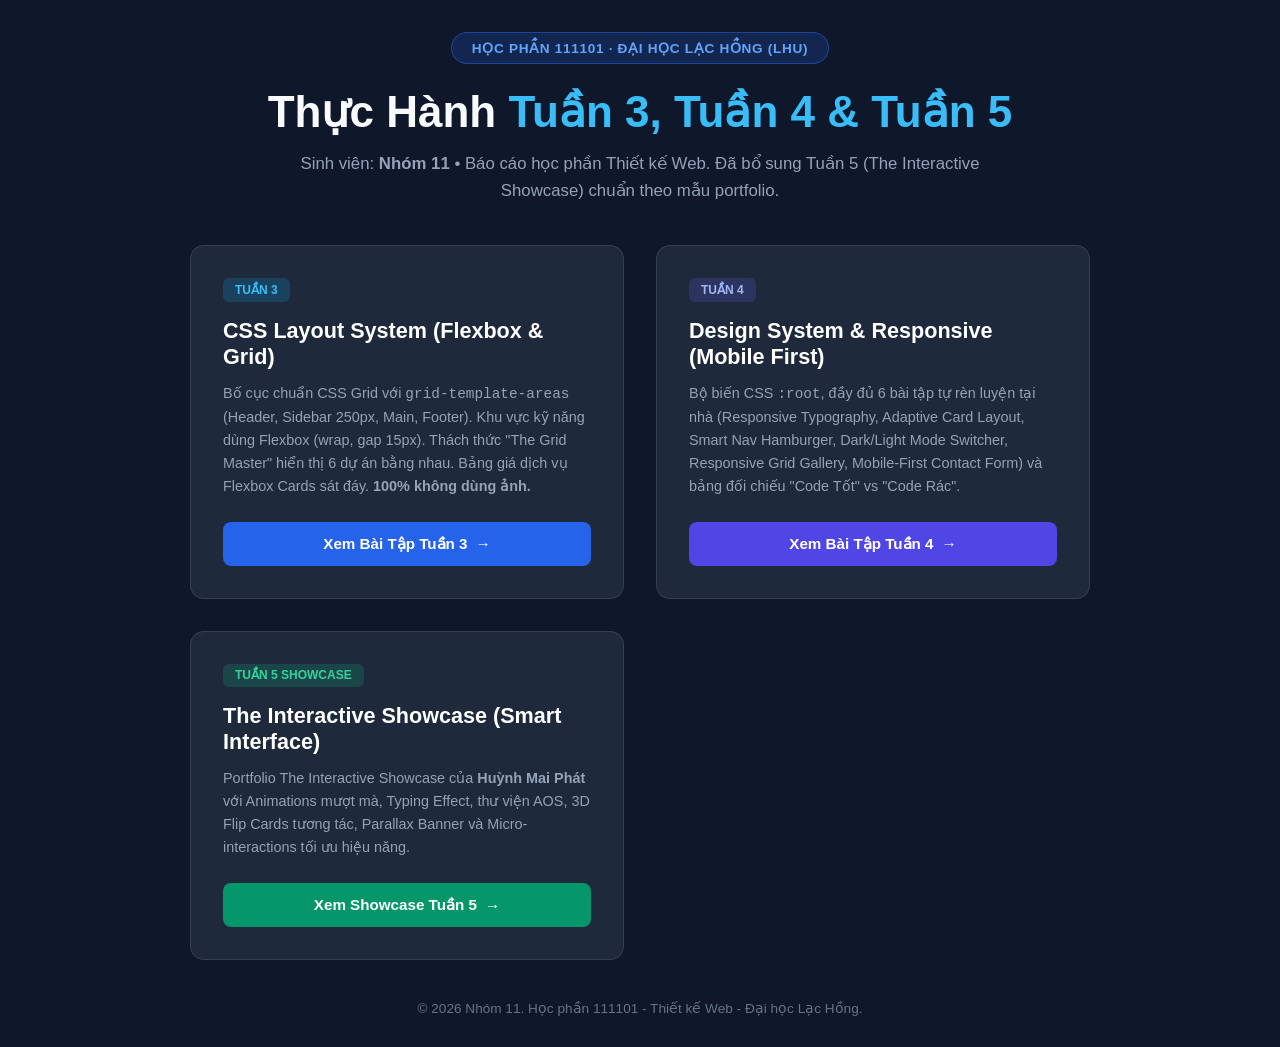
<file: index.html>
<!DOCTYPE html>
<html lang="vi">
<head>
  <meta charset="UTF-8">
  <meta name="viewport" content="width=device-width, initial-scale=1.0">
  <title>Nhóm 11 | Báo Cáo Thực Hành Tuần 3 & Tuần 4 - ĐH Lạc Hồng</title>
  
  <style>
    *, *::before, *::after {
      box-sizing: border-box;
      margin: 0;
      padding: 0;
    }
    body {
      font-family: 'Segoe UI', Tahoma, Geneva, Verdana, sans-serif;
      background: #0f172a;
      color: #f8fafc;
      min-height: 100vh;
      display: flex;
      flex-direction: column;
      justify-content: center;
      align-items: center;
      padding: 2rem 1.5rem;
    }
    .portal-box {
      max-width: 900px;
      width: 100%;
      text-align: center;
    }
    .badge-user {
      display: inline-block;
      padding: 0.45rem 1.25rem;
      border-radius: 9999px;
      background: rgba(37, 99, 235, 0.2);
      border: 1px solid rgba(37, 99, 235, 0.5);
      color: #60a5fa;
      font-weight: 700;
      font-size: 0.85rem;
      margin-bottom: 1.25rem;
      letter-spacing: 0.05em;
    }
    h1 {
      font-size: clamp(2rem, 3.5vw, 2.75rem);
      font-weight: 800;
      margin-bottom: 0.75rem;
      line-height: 1.25;
    }
    h1 span {
      color: #38bdf8;
    }
    p.subtitle {
      font-size: 1.05rem;
      color: #94a3b8;
      max-width: 680px;
      margin: 0 auto 2.5rem auto;
      line-height: 1.6;
    }
    .portal-grid {
      display: grid;
      grid-template-columns: repeat(auto-fit, minmax(320px, 1fr));
      gap: 2rem;
      margin-bottom: 2.5rem;
    }
    .portal-card {
      background: #1e293b;
      border: 1px solid rgba(255, 255, 255, 0.1);
      border-radius: 14px;
      padding: 2rem;
      text-align: left;
      display: flex;
      flex-direction: column;
      transition: transform 0.2s ease, border-color 0.2s ease, box-shadow 0.2s ease;
    }
    .portal-card:hover {
      transform: translateY(-4px);
      border-color: #3b82f6;
      box-shadow: 0 10px 25px rgba(0, 0, 0, 0.4);
    }
    .card-tag {
      font-size: 0.75rem;
      font-weight: 700;
      text-transform: uppercase;
      padding: 0.3rem 0.75rem;
      border-radius: 6px;
      width: fit-content;
      margin-bottom: 1rem;
    }
    .card-tag-t3 {
      background: rgba(14, 165, 233, 0.2);
      color: #38bdf8;
    }
    .card-tag-t4 {
      background: rgba(99, 102, 241, 0.2);
      color: #a5b4fc;
    }
    .card-title {
      font-size: 1.35rem;
      font-weight: 700;
      color: #ffffff;
      margin-bottom: 0.75rem;
    }
    .card-desc {
      font-size: 0.9rem;
      color: #94a3b8;
      line-height: 1.6;
      margin-bottom: 1.5rem;
      flex-grow: 1;
    }
    .btn-launch {
      display: inline-flex;
      align-items: center;
      justify-content: center;
      gap: 0.5rem;
      background: #2563eb;
      color: #ffffff;
      font-weight: 700;
      font-size: 0.95rem;
      padding: 0.8rem 1.4rem;
      border-radius: 8px;
      text-decoration: none;
      transition: background 0.2s ease;
    }
    .btn-launch:hover {
      background: #1d4ed8;
    }
    footer {
      font-size: 0.85rem;
      color: #64748b;
    }
  </style>
</head>
<body>

  <div class="portal-box">
    <div class="badge-user">HỌC PHẦN 111101 · ĐẠI HỌC LẠC HỒNG (LHU)</div>
    <h1>Thực Hành <span>Tuần 3, Tuần 4 & Tuần 5</span></h1>
    <p class="subtitle">
      Sinh viên: <strong>Nhóm 11</strong> • Báo cáo học phần Thiết kế Web. Đã bổ sung Tuần 5 (The Interactive Showcase) chuẩn theo mẫu portfolio.
    </p>

    <div class="portal-grid">
      <!-- Cột Tuần 3 -->
      <div class="portal-card">
        <span class="card-tag card-tag-t3">Tuần 3</span>
        <h2 class="card-title">CSS Layout System (Flexbox & Grid)</h2>
        <p class="card-desc">
          Bố cục chuẩn CSS Grid với <code>grid-template-areas</code> (Header, Sidebar 250px, Main, Footer). Khu vực kỹ năng dùng Flexbox (wrap, gap 15px). Thách thức "The Grid Master" hiển thị 6 dự án bằng nhau. Bảng giá dịch vụ Flexbox Cards sát đáy. <strong>100% không dùng ảnh.</strong>
        </p>
        <a href="tuan-3/index.html" class="btn-launch">
          <span>Xem Bài Tập Tuần 3</span> &rarr;
        </a>
      </div>

      <!-- Cột Tuần 4 -->
      <div class="portal-card">
        <span class="card-tag card-tag-t4">Tuần 4</span>
        <h2 class="card-title">Design System & Responsive (Mobile First)</h2>
        <p class="card-desc">
          Bộ biến CSS <code>:root</code>, đầy đủ 6 bài tập tự rèn luyện tại nhà (Responsive Typography, Adaptive Card Layout, Smart Nav Hamburger, Dark/Light Mode Switcher, Responsive Grid Gallery, Mobile-First Contact Form) và bảng đối chiếu "Code Tốt" vs "Code Rác".
        </p>
        <a href="tuan-4/index.html" class="btn-launch" style="background: #4f46e5;">
          <span>Xem Bài Tập Tuần 4</span> &rarr;
        </a>
      </div>

      <!-- Cột Tuần 5 -->
      <div class="portal-card">
        <span class="card-tag" style="background: rgba(16, 185, 129, 0.2); color: #34d399;">Tuần 5 Showcase</span>
        <h2 class="card-title">The Interactive Showcase (Smart Interface)</h2>
        <p class="card-desc">
          Portfolio The Interactive Showcase của <strong>Huỳnh Mai Phát</strong> với Animations mượt mà, Typing Effect, thư viện AOS, 3D Flip Cards tương tác, Parallax Banner và Micro-interactions tối ưu hiệu năng.
        </p>
        <a href="tuan-5/index.html" class="btn-launch" style="background: #059669;">
          <span>Xem Showcase Tuần 5</span> &rarr;
        </a>
      </div>
    </div>

    <footer>
      &copy; 2026 Nhóm 11. Học phần 111101 - Thiết kế Web - Đại học Lạc Hồng.
    </footer>
  </div>

</body>
</html>
</file>
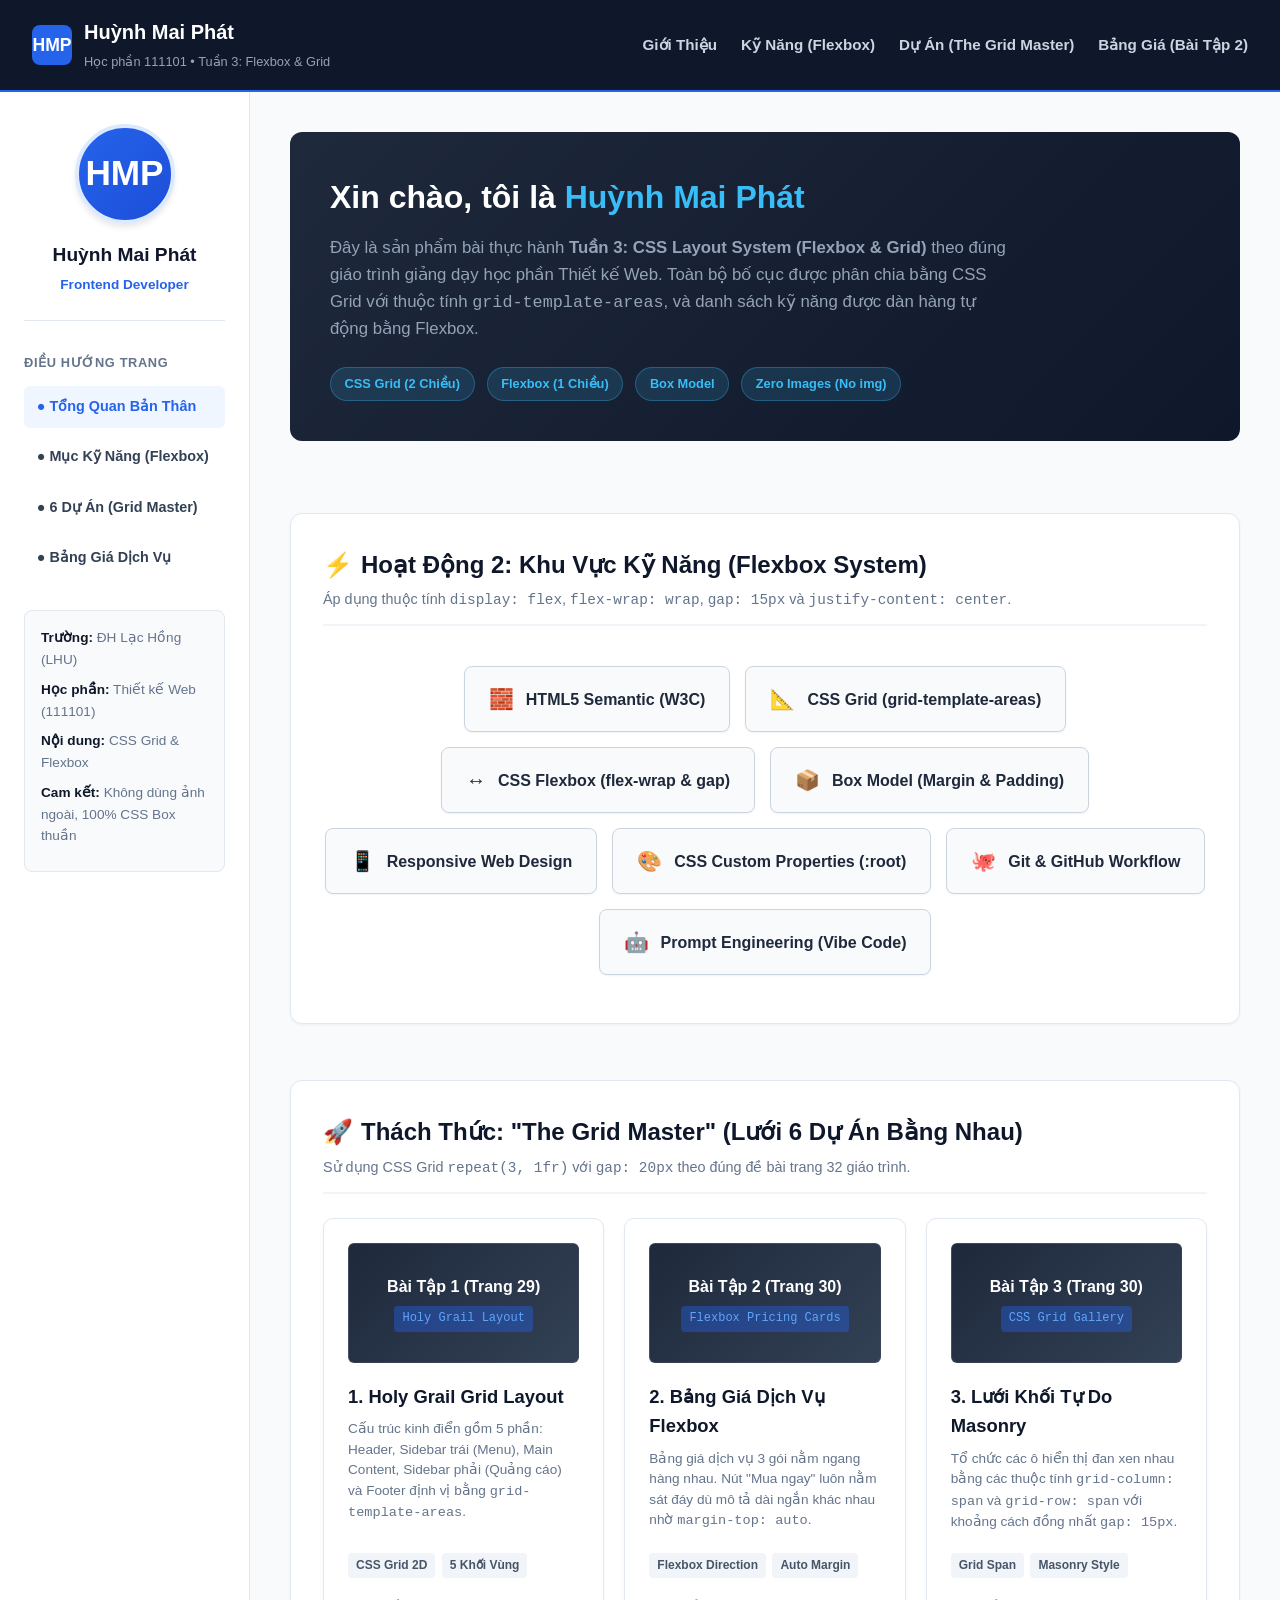
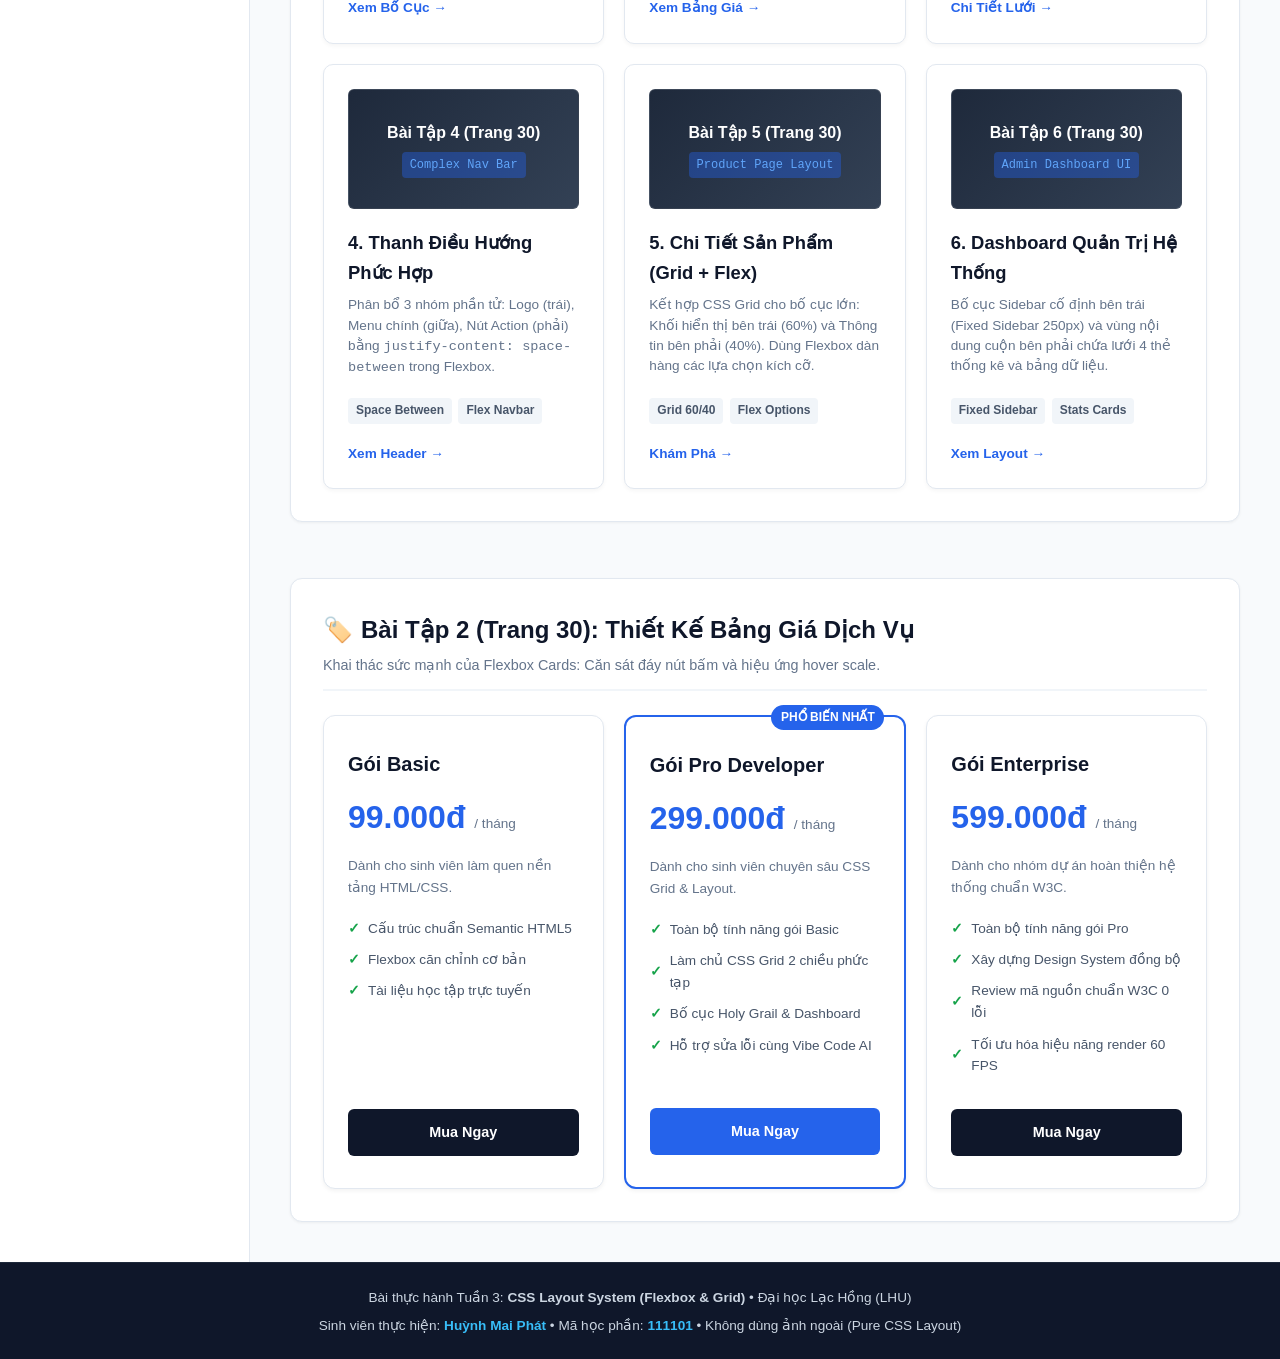
<file: tuan-3/index.html>
<!DOCTYPE html>
<html lang="vi">
<head>
  <meta charset="UTF-8">
  <meta name="viewport" content="width=device-width, initial-scale=1.0">
  <title>Nhóm 11 | Tuần 3: CSS Layout System (Flexbox & Grid)</title>
  
  <!-- SEO & Meta -->
  <meta name="description" content="Bài tập Tuần 3 Học phần 111101 Thiết kế Web - Đại học Lạc Hồng: CSS Layout System (Flexbox & Grid) của Nhóm 11.">
  <meta name="author" content="Huỳnh Mai Phát">

  <!-- Stylesheet Tuần 3 -->
  <link rel="stylesheet" href="css/portfolio.css">
</head>
<body>

  <!-- ==============================================================
   * CẤU TRÚC TỔNG THỂ DÀN TRANG CSS GRID (HOẠT ĐỘNG 2 - TRANG 28)
   * Grid-template-areas: "header header" "sidebar main" "footer footer"
   * ============================================================== -->
  <div class="portfolio-layout">

    <!-- 1. HEADER (TOÀN BỘ CHIỀU NGANG) -->
    <header class="site-header">
      <div class="header-container">
        <div class="header-logo">
          <div class="logo-icon-box">HMP</div>
          <div class="logo-text">
            <h1>Huỳnh Mai Phát</h1>
            <span>Học phần 111101 • Tuần 3: Flexbox & Grid</span>
          </div>
        </div>

        <nav class="header-nav" aria-label="Điều hướng chính">
          <ul>
            <li><a href="#about">Giới Thiệu</a></li>
            <li><a href="#skills">Kỹ Năng (Flexbox)</a></li>
            <li><a href="#projects">Dự Án (The Grid Master)</a></li>
            <li><a href="#pricing">Bảng Giá (Bài Tập 2)</a></li>
          </ul>
        </nav>
      </div>
    </header>

    <!-- 2. SIDEBAR (BÊN TRÁI RỘNG 250PX THEO GIÁO TRÌNH) -->
    <aside class="site-sidebar">
      <!-- Khối Avatar bằng biểu tượng CSS thuần (Không dùng ảnh thẻ img) -->
      <div class="sidebar-profile">
        <div class="user-avatar-badge" aria-label="Avatar Huỳnh Mai Phát">
          HMP
        </div>
        <h2 class="sidebar-name">Huỳnh Mai Phát</h2>
        <p class="sidebar-title">Frontend Developer</p>
      </div>

      <nav class="sidebar-menu" aria-label="Mục lục nội dung">
        <h4>Điều Hướng Trang</h4>
        <ul>
          <li><a href="#about" class="active">● Tổng Quan Bản Thân</a></li>
          <li><a href="#skills">● Mục Kỹ Năng (Flexbox)</a></li>
          <li><a href="#projects">● 6 Dự Án (Grid Master)</a></li>
          <li><a href="#pricing">● Bảng Giá Dịch Vụ</a></li>
        </ul>
      </nav>

      <div class="sidebar-info-box">
        <p><strong>Trường:</strong> ĐH Lạc Hồng (LHU)</p>
        <p><strong>Học phần:</strong> Thiết kế Web (111101)</p>
        <p><strong>Nội dung:</strong> CSS Grid & Flexbox</p>
        <p><strong>Cam kết:</strong> Không dùng ảnh ngoài, 100% CSS Box thuần</p>
      </div>
    </aside>

    <!-- 3. MAIN CONTENT (BÊN PHẢI - CHIẾM TOÀN BỘ PHẦN CÒN LẠI) -->
    <main class="site-main">

      <!-- Hero Banner giới thiệu -->
      <section class="hero-box" id="about">
        <h2>Xin chào, tôi là <span>Huỳnh Mai Phát</span></h2>
        <p>
          Đây là sản phẩm bài thực hành <strong>Tuần 3: CSS Layout System (Flexbox & Grid)</strong> theo đúng giáo trình giảng dạy học phần Thiết kế Web. Toàn bộ bố cục được phân chia bằng CSS Grid với thuộc tính <code>grid-template-areas</code>, và danh sách kỹ năng được dàn hàng tự động bằng Flexbox.
        </p>
        <div class="hero-tags">
          <span class="badge-pill">CSS Grid (2 Chiều)</span>
          <span class="badge-pill">Flexbox (1 Chiều)</span>
          <span class="badge-pill">Box Model</span>
          <span class="badge-pill">Zero Images (No img)</span>
        </div>
      </section>

      <!-- ==========================================================
       * HOẠT ĐỘNG 2 (TRANG 28): KHU VỰC KỸ NĂNG (FLEXBOX)
       * Yêu cầu: Flexbox hiển thị hàng ngang, flex-wrap: wrap,
       * khoảng cách gap: 15px, căn giữa các item.
       * ========================================================== -->
      <section class="content-section" id="skills">
        <div class="section-heading">
          <h2><span>⚡</span> Hoạt Động 2: Khu Vực Kỹ Năng (Flexbox System)</h2>
          <p>Áp dụng thuộc tính <code>display: flex</code>, <code>flex-wrap: wrap</code>, <code>gap: 15px</code> và <code>justify-content: center</code>.</p>
        </div>

        <div class="skills-flex-container">
          <div class="skill-pill-card">
            <span class="skill-icon">🧱</span>
            <span>HTML5 Semantic (W3C)</span>
          </div>

          <div class="skill-pill-card">
            <span class="skill-icon">📐</span>
            <span>CSS Grid (grid-template-areas)</span>
          </div>

          <div class="skill-pill-card">
            <span class="skill-icon">↔️</span>
            <span>CSS Flexbox (flex-wrap & gap)</span>
          </div>

          <div class="skill-pill-card">
            <span class="skill-icon">📦</span>
            <span>Box Model (Margin & Padding)</span>
          </div>

          <div class="skill-pill-card">
            <span class="skill-icon">📱</span>
            <span>Responsive Web Design</span>
          </div>

          <div class="skill-pill-card">
            <span class="skill-icon">🎨</span>
            <span>CSS Custom Properties (:root)</span>
          </div>

          <div class="skill-pill-card">
            <span class="skill-icon">🐙</span>
            <span>Git & GitHub Workflow</span>
          </div>

          <div class="skill-pill-card">
            <span class="skill-icon">🤖</span>
            <span>Prompt Engineering (Vibe Code)</span>
          </div>
        </div>
      </section>

      <!-- ==========================================================
       * THÁCH THỨC TẠI NHÀ (TRANG 32): "THE GRID MASTER"
       * Yêu cầu: Lưới hiển thị các dự án (ít nhất 6 item) bằng CSS Grid
       * sao cho các item có kích thước bằng nhau. XÓA BỎ HOÀN TOÀN ẢNH.
       * ========================================================== -->
      <section class="content-section" id="projects">
        <div class="section-heading">
          <h2><span>🚀</span> Thách Thức: "The Grid Master" (Lưới 6 Dự Án Bằng Nhau)</h2>
          <p>Sử dụng CSS Grid <code>repeat(3, 1fr)</code> với <code>gap: 20px</code> theo đúng đề bài trang 32 giáo trình.</p>
        </div>

        <div class="project-gallery-grid">
          <!-- Item 1 -->
          <article class="project-box-item">
            <div class="project-banner-placeholder">
              <strong>Bài Tập 1 (Trang 29)</strong>
              <span class="code-badge">Holy Grail Layout</span>
            </div>
            <h3 class="project-title">1. Holy Grail Grid Layout</h3>
            <p class="project-desc">
              Cấu trúc kinh điển gồm 5 phần: Header, Sidebar trái (Menu), Main Content, Sidebar phải (Quảng cáo) và Footer định vị bằng <code>grid-template-areas</code>.
            </p>
            <div class="project-tags-flex">
              <span class="tech-tag-sm">CSS Grid 2D</span>
              <span class="tech-tag-sm">5 Khối Vùng</span>
            </div>
            <a href="#about" class="project-action-link">Xem Bố Cục &rarr;</a>
          </article>

          <!-- Item 2 -->
          <article class="project-box-item">
            <div class="project-banner-placeholder">
              <strong>Bài Tập 2 (Trang 30)</strong>
              <span class="code-badge">Flexbox Pricing Cards</span>
            </div>
            <h3 class="project-title">2. Bảng Giá Dịch Vụ Flexbox</h3>
            <p class="project-desc">
              Bảng giá dịch vụ 3 gói nằm ngang hàng nhau. Nút "Mua ngay" luôn nằm sát đáy dù mô tả dài ngắn khác nhau nhờ <code>margin-top: auto</code>.
            </p>
            <div class="project-tags-flex">
              <span class="tech-tag-sm">Flexbox Direction</span>
              <span class="tech-tag-sm">Auto Margin</span>
            </div>
            <a href="#pricing" class="project-action-link">Xem Bảng Giá &rarr;</a>
          </article>

          <!-- Item 3 -->
          <article class="project-box-item">
            <div class="project-banner-placeholder">
              <strong>Bài Tập 3 (Trang 30)</strong>
              <span class="code-badge">CSS Grid Gallery</span>
            </div>
            <h3 class="project-title">3. Lưới Khối Tự Do Masonry</h3>
            <p class="project-desc">
              Tổ chức các ô hiển thị đan xen nhau bằng các thuộc tính <code>grid-column: span</code> và <code>grid-row: span</code> với khoảng cách đồng nhất <code>gap: 15px</code>.
            </p>
            <div class="project-tags-flex">
              <span class="tech-tag-sm">Grid Span</span>
              <span class="tech-tag-sm">Masonry Style</span>
            </div>
            <a href="#skills" class="project-action-link">Chi Tiết Lưới &rarr;</a>
          </article>

          <!-- Item 4 -->
          <article class="project-box-item">
            <div class="project-banner-placeholder">
              <strong>Bài Tập 4 (Trang 30)</strong>
              <span class="code-badge">Complex Nav Bar</span>
            </div>
            <h3 class="project-title">4. Thanh Điều Hướng Phức Hợp</h3>
            <p class="project-desc">
              Phân bổ 3 nhóm phần tử: Logo (trái), Menu chính (giữa), Nút Action (phải) bằng <code>justify-content: space-between</code> trong Flexbox.
            </p>
            <div class="project-tags-flex">
              <span class="tech-tag-sm">Space Between</span>
              <span class="tech-tag-sm">Flex Navbar</span>
            </div>
            <a href="#about" class="project-action-link">Xem Header &rarr;</a>
          </article>

          <!-- Item 5 -->
          <article class="project-box-item">
            <div class="project-banner-placeholder">
              <strong>Bài Tập 5 (Trang 30)</strong>
              <span class="code-badge">Product Page Layout</span>
            </div>
            <h3 class="project-title">5. Chi Tiết Sản Phẩm (Grid + Flex)</h3>
            <p class="project-desc">
              Kết hợp CSS Grid cho bố cục lớn: Khối hiển thị bên trái (60%) và Thông tin bên phải (40%). Dùng Flexbox dàn hàng các lựa chọn kích cỡ.
            </p>
            <div class="project-tags-flex">
              <span class="tech-tag-sm">Grid 60/40</span>
              <span class="tech-tag-sm">Flex Options</span>
            </div>
            <a href="#projects" class="project-action-link">Khám Phá &rarr;</a>
          </article>

          <!-- Item 6 -->
          <article class="project-box-item">
            <div class="project-banner-placeholder">
              <strong>Bài Tập 6 (Trang 30)</strong>
              <span class="code-badge">Admin Dashboard UI</span>
            </div>
            <h3 class="project-title">6. Dashboard Quản Trị Hệ Thống</h3>
            <p class="project-desc">
              Bố cục Sidebar cố định bên trái (Fixed Sidebar 250px) và vùng nội dung cuộn bên phải chứa lưới 4 thẻ thống kê và bảng dữ liệu.
            </p>
            <div class="project-tags-flex">
              <span class="tech-tag-sm">Fixed Sidebar</span>
              <span class="tech-tag-sm">Stats Cards</span>
            </div>
            <a href="#about" class="project-action-link">Xem Layout &rarr;</a>
          </article>
        </div>
      </section>

      <!-- ==========================================================
       * BÀI TẬP 2 (TRANG 30): BẢNG GIÁ DỊCH VỤ (FLEXBOX CARDS)
       * Yêu cầu:
       * - 3 bảng giá (Basic, Pro, Enterprise) nằm ngang hàng nhau
       * - Nút "Mua ngay" luôn sát đáy qua Flexbox
       * - Hover phóng to nhẹ (transform: scale) và đổi màu
       * ========================================================== -->
      <section class="content-section" id="pricing">
        <div class="section-heading">
          <h2><span>🏷️</span> Bài Tập 2 (Trang 30): Thiết Kế Bảng Giá Dịch Vụ</h2>
          <p>Khai thác sức mạnh của Flexbox Cards: Căn sát đáy nút bấm và hiệu ứng hover scale.</p>
        </div>

        <div class="pricing-flex-container">
          <!-- Gói Basic -->
          <div class="pricing-card">
            <div class="pricing-header">
              <h3>Gói Basic</h3>
              <div class="pricing-price">99.000đ <span>/ tháng</span></div>
              <p style="font-size: 0.85rem; color: #64748b;">Dành cho sinh viên làm quen nền tảng HTML/CSS.</p>
            </div>
            <ul class="pricing-features">
              <li>Cấu trúc chuẩn Semantic HTML5</li>
              <li>Flexbox căn chỉnh cơ bản</li>
              <li>Tài liệu học tập trực tuyến</li>
            </ul>
            <a href="#pricing" class="btn-buy-now">Mua Ngay</a>
          </div>

          <!-- Gói Pro (Nổi bật) -->
          <div class="pricing-card popular">
            <span class="popular-badge">Phổ Biến Nhất</span>
            <div class="pricing-header">
              <h3>Gói Pro Developer</h3>
              <div class="pricing-price">299.000đ <span>/ tháng</span></div>
              <p style="font-size: 0.85rem; color: #64748b;">Dành cho sinh viên chuyên sâu CSS Grid & Layout.</p>
            </div>
            <ul class="pricing-features">
              <li>Toàn bộ tính năng gói Basic</li>
              <li>Làm chủ CSS Grid 2 chiều phức tạp</li>
              <li>Bố cục Holy Grail & Dashboard</li>
              <li>Hỗ trợ sửa lỗi cùng Vibe Code AI</li>
            </ul>
            <a href="#pricing" class="btn-buy-now">Mua Ngay</a>
          </div>

          <!-- Gói Enterprise -->
          <div class="pricing-card">
            <div class="pricing-header">
              <h3>Gói Enterprise</h3>
              <div class="pricing-price">599.000đ <span>/ tháng</span></div>
              <p style="font-size: 0.85rem; color: #64748b;">Dành cho nhóm dự án hoàn thiện hệ thống chuẩn W3C.</p>
            </div>
            <ul class="pricing-features">
              <li>Toàn bộ tính năng gói Pro</li>
              <li>Xây dựng Design System đồng bộ</li>
              <li>Review mã nguồn chuẩn W3C 0 lỗi</li>
              <li>Tối ưu hóa hiệu năng render 60 FPS</li>
            </ul>
            <a href="#pricing" class="btn-buy-now">Mua Ngay</a>
          </div>
        </div>
      </section>

    </main>

    <!-- 4. FOOTER (TOÀN BỘ CHIỀU NGANG) -->
    <footer class="site-footer">
      <p>
        Bài thực hành Tuần 3: <strong>CSS Layout System (Flexbox & Grid)</strong> • Đại học Lạc Hồng (LHU)
      </p>
      <p style="margin-top: 0.4rem;">
        Sinh viên thực hiện: <span>Huỳnh Mai Phát</span> • Mã học phần: <span>111101</span> • Không dùng ảnh ngoài (Pure CSS Layout)
      </p>
    </footer>

  </div>

</body>
</html>
</file>
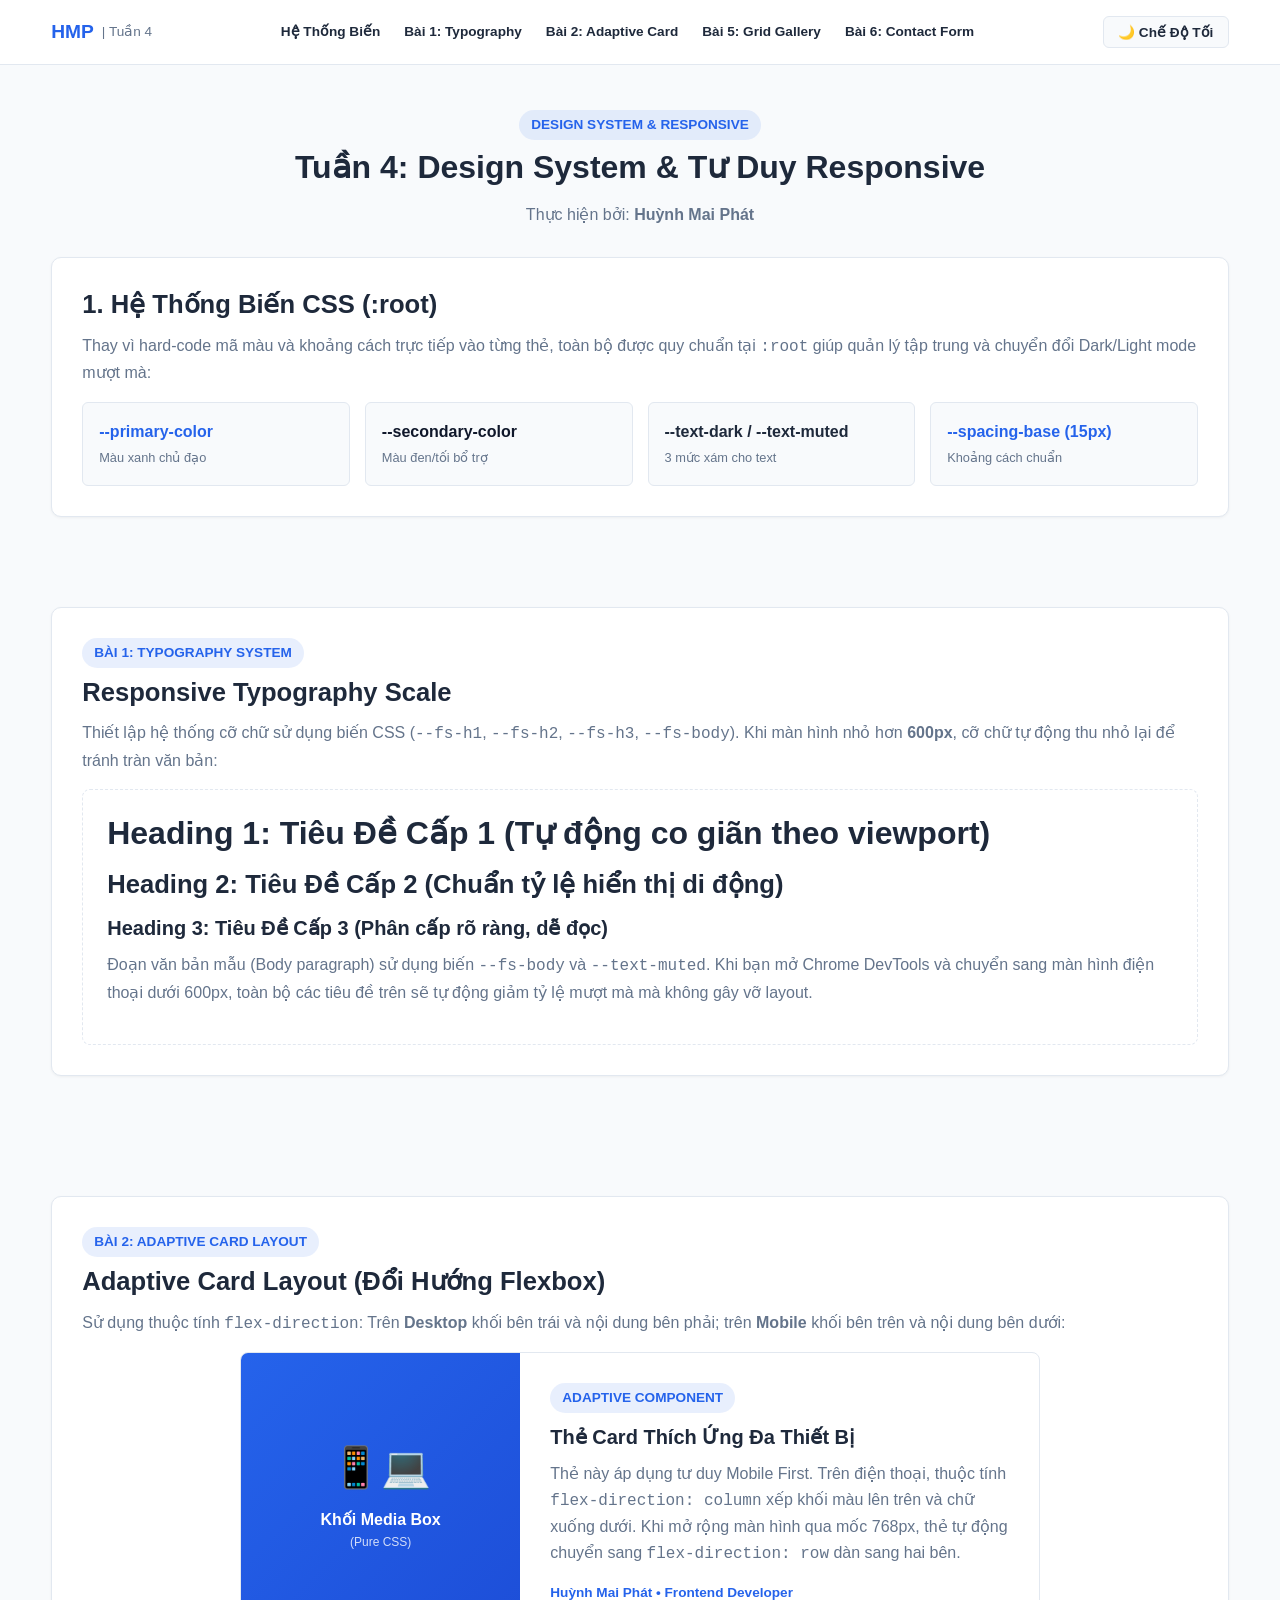
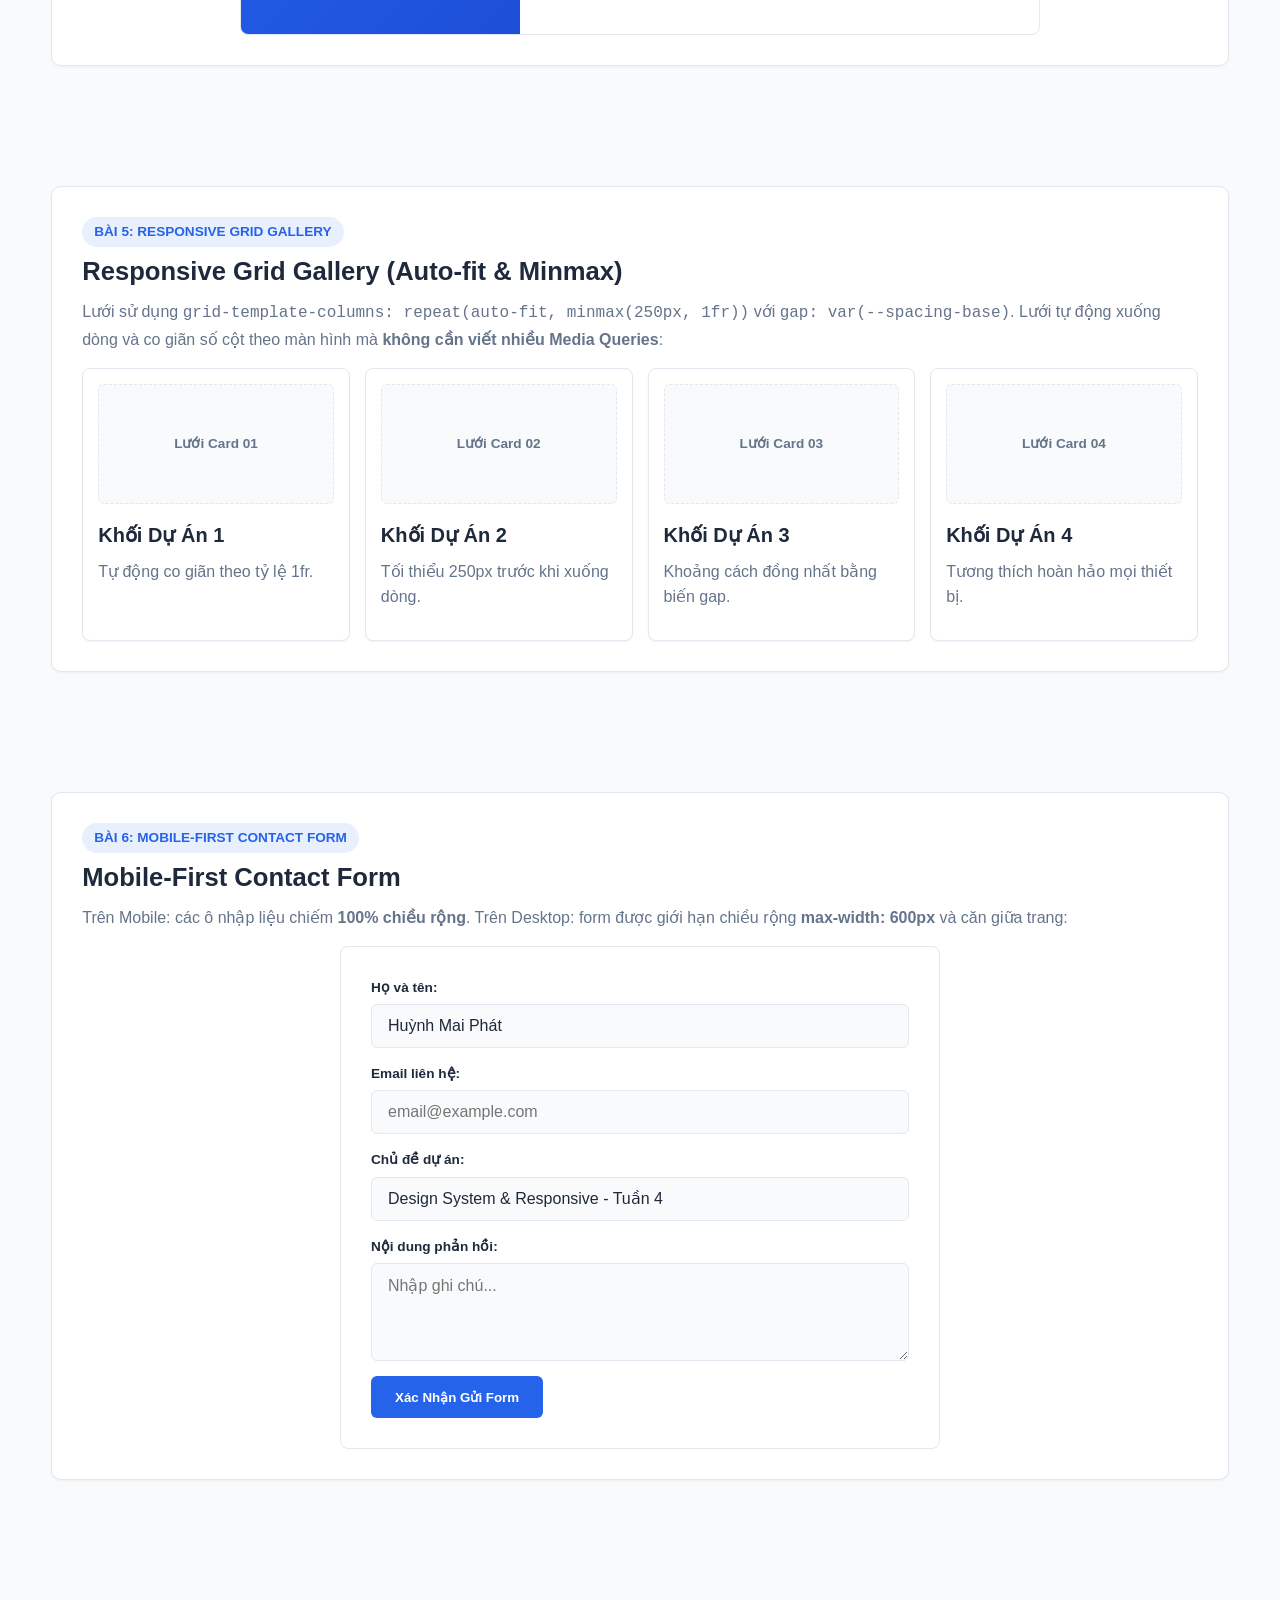
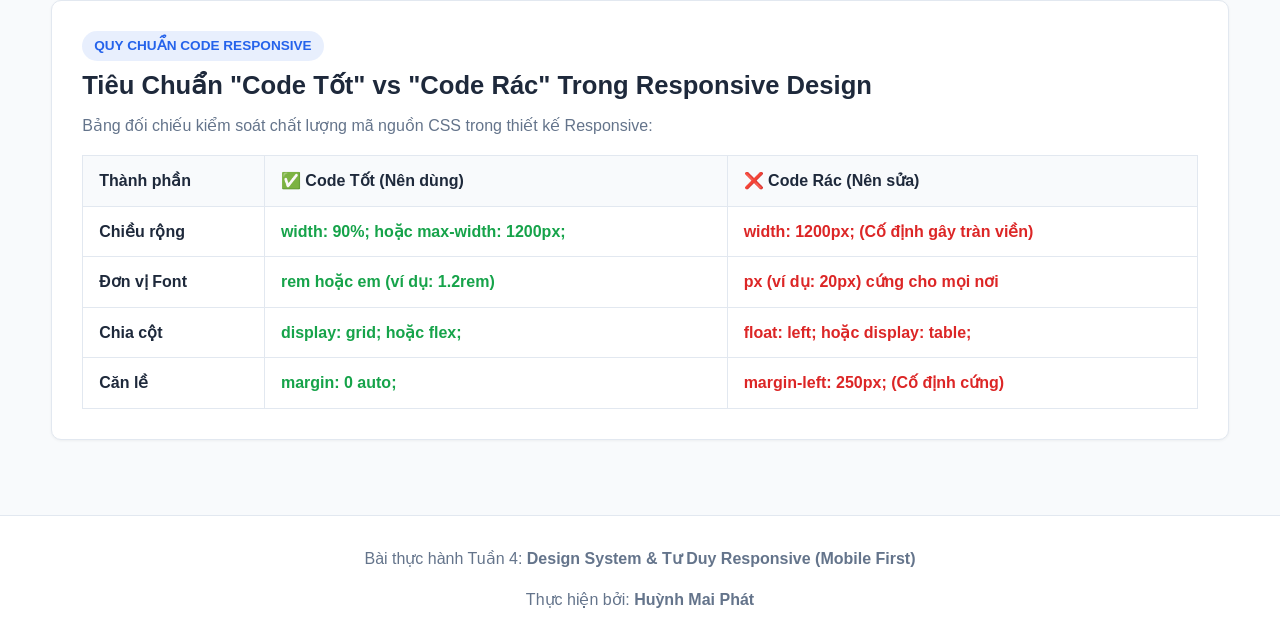
<file: tuan-4/index.html>
<!DOCTYPE html>
<html lang="vi">
<head>
  <meta charset="UTF-8">
  <meta name="viewport" content="width=device-width, initial-scale=1.0">
  <title>Nhóm 11 | Tuần 4: Design System & Tư Duy Responsive (Mobile First)</title>

  <!-- SEO & Meta Thông Tin -->
  <meta name="description" content="Tuần 4: Design System & Tư Duy Responsive (Mobile First) - Nhóm 11.">
  <meta name="author" content="Huỳnh Mai Phát">

  <!-- Stylesheet Tuần 4 -->
  <link rel="stylesheet" href="css/design-system.css">
</head>
<body>

  <!-- ==============================================================
   * SMART NAVIGATION BAR
   * Desktop: Menu ngang đầy đủ | Mobile (< 768px): Ẩn menu, hiện Hamburger
   * ============================================================== -->
  <header class="site-nav">
    <div class="container nav-wrap">
      <div class="nav-brand">
        <span>HMP</span>
        <span style="font-size: 0.85rem; color: var(--text-muted); font-weight: 500;">| Tuần 4</span>
      </div>

      <!-- Menu máy tính -->
      <nav class="nav-menu-desktop" aria-label="Điều hướng Desktop">
        <a href="#variables">Hệ Thống Biến</a>
        <a href="#typography">Bài 1: Typography</a>
        <a href="#adaptive-card">Bài 2: Adaptive Card</a>
        <a href="#gallery">Bài 5: Grid Gallery</a>
        <a href="#contact-form">Bài 6: Contact Form</a>
      </nav>

      <div class="nav-actions">
        <!-- Nút Dark Mode Switcher -->
        <button class="btn-theme-toggle" type="button" aria-label="Chuyển đổi giao diện">
          🌙 Chế Độ Tối
        </button>

        <!-- Nút Hamburger trên Mobile -->
        <button class="btn-hamburger" type="button" aria-label="Mở Menu Mobile">
          ☰
        </button>
      </div>
    </div>

    <!-- Menu dạng Dropdown khi mở trên Mobile -->
    <div class="mobile-nav-panel">
      <ul>
        <li><a href="#variables">Hệ Thống Biến (:root)</a></li>
        <li><a href="#typography">Bài 1: Responsive Typography</a></li>
        <li><a href="#adaptive-card">Bài 2: Adaptive Card</a></li>
        <li><a href="#gallery">Bài 5: Grid Gallery</a></li>
        <li><a href="#contact-form">Bài 6: Mobile-First Form</a></li>
      </ul>
    </div>
  </header>

  <main class="container">

    <!-- HERO INTRO TUẦN 4 -->
    <section class="section" style="padding-bottom: var(--spacing-base);">
      <div class="section-title-wrap">
        <span class="section-tag">Design System & Responsive</span>
        <h1>Tuần 4: Design System & Tư Duy Responsive</h1>
        <p>Thực hiện bởi: <strong>Huỳnh Mai Phát</strong></p>
      </div>

      <!-- Khối tóm tắt hệ thống biến -->
      <div class="demo-box" id="variables">
        <h2>1. Hệ Thống Biến CSS (:root)</h2>
        <p>
          Thay vì hard-code mã màu và khoảng cách trực tiếp vào từng thẻ, toàn bộ được quy chuẩn tại <code>:root</code> giúp quản lý tập trung và chuyển đổi Dark/Light mode mượt mà:
        </p>
        <div style="display: grid; grid-template-columns: repeat(auto-fit, minmax(200px, 1fr)); gap: var(--spacing-base); margin-top: 1rem;">
          <div style="background: var(--bg-color); border: 1px solid var(--border-color); padding: 1rem; border-radius: 6px;">
            <strong style="color: var(--primary-color);">--primary-color</strong>
            <p style="font-size: 0.8rem; margin: 0.25rem 0 0 0;">Màu xanh chủ đạo</p>
          </div>
          <div style="background: var(--bg-color); border: 1px solid var(--border-color); padding: 1rem; border-radius: 6px;">
            <strong style="color: var(--secondary-color);">--secondary-color</strong>
            <p style="font-size: 0.8rem; margin: 0.25rem 0 0 0;">Màu đen/tối bổ trợ</p>
          </div>
          <div style="background: var(--bg-color); border: 1px solid var(--border-color); padding: 1rem; border-radius: 6px;">
            <strong style="color: var(--text-dark);">--text-dark / --text-muted</strong>
            <p style="font-size: 0.8rem; margin: 0.25rem 0 0 0;">3 mức xám cho text</p>
          </div>
          <div style="background: var(--bg-color); border: 1px solid var(--border-color); padding: 1rem; border-radius: 6px;">
            <strong style="color: var(--primary-color);">--spacing-base (15px)</strong>
            <p style="font-size: 0.8rem; margin: 0.25rem 0 0 0;">Khoảng cách chuẩn</p>
          </div>
        </div>
      </div>
    </section>

    <!-- ==============================================================
     * BÀI 1: RESPONSIVE TYPOGRAPHY SCALE
     * ============================================================== -->
    <section class="section" id="typography">
      <div class="demo-box">
        <span class="section-tag">Bài 1: Typography System</span>
        <h2>Responsive Typography Scale</h2>
        <p>
          Thiết lập hệ thống cỡ chữ sử dụng biến CSS (<code>--fs-h1</code>, <code>--fs-h2</code>, <code>--fs-h3</code>, <code>--fs-body</code>). Khi màn hình nhỏ hơn <strong>600px</strong>, cỡ chữ tự động thu nhỏ lại để tránh tràn văn bản:
        </p>

        <div style="border: 1px dashed var(--border-color); padding: 1.5rem; border-radius: 8px; margin-top: 1rem;">
          <h1>Heading 1: Tiêu Đề Cấp 1 (Tự động co giãn theo viewport)</h1>
          <h2>Heading 2: Tiêu Đề Cấp 2 (Chuẩn tỷ lệ hiển thị di động)</h2>
          <h3>Heading 3: Tiêu Đề Cấp 3 (Phân cấp rõ ràng, dễ đọc)</h3>
          <p>
            Đoạn văn bản mẫu (Body paragraph) sử dụng biến <code>--fs-body</code> và <code>--text-muted</code>. Khi bạn mở Chrome DevTools và chuyển sang màn hình điện thoại dưới 600px, toàn bộ các tiêu đề trên sẽ tự động giảm tỷ lệ mượt mà mà không gây vỡ layout.
          </p>
        </div>
      </div>
    </section>

    <!-- ==============================================================
     * BÀI 2: ADAPTIVE CARD LAYOUT
     * ============================================================== -->
    <section class="section" id="adaptive-card">
      <div class="demo-box">
        <span class="section-tag">Bài 2: Adaptive Card Layout</span>
        <h2>Adaptive Card Layout (Đổi Hướng Flexbox)</h2>
        <p>
          Sử dụng thuộc tính <code>flex-direction</code>: Trên <strong>Desktop</strong> khối bên trái và nội dung bên phải; trên <strong>Mobile</strong> khối bên trên và nội dung bên dưới:
        </p>

        <!-- Thẻ Adaptive Card thuần CSS Box (Không dùng ảnh ngoài) -->
        <div class="adaptive-card">
          <div class="card-media-box">
            <span style="font-size: 2.5rem; margin-bottom: 0.5rem;">📱💻</span>
            <span>Khối Media Box</span>
            <span style="font-size: 0.75rem; opacity: 0.8; font-weight: normal;">(Pure CSS)</span>
          </div>
          <div class="card-content-box">
            <span class="section-tag" style="width: fit-content;">Adaptive Component</span>
            <h3>Thẻ Card Thích Ứng Đa Thiết Bị</h3>
            <p>
              Thẻ này áp dụng tư duy Mobile First. Trên điện thoại, thuộc tính <code>flex-direction: column</code> xếp khối màu lên trên và chữ xuống dưới. Khi mở rộng màn hình qua mốc 768px, thẻ tự động chuyển sang <code>flex-direction: row</code> dàn sang hai bên.
            </p>
            <div style="font-size: 0.85rem; color: var(--primary-color); font-weight: 700;">
              Huỳnh Mai Phát • Frontend Developer
            </div>
          </div>
        </div>
      </div>
    </section>

    <!-- ==============================================================
     * BÀI 5: RESPONSIVE GALLERY WITH CSS GRID
     * ============================================================== -->
    <section class="section" id="gallery">
      <div class="demo-box">
        <span class="section-tag">Bài 5: Responsive Grid Gallery</span>
        <h2>Responsive Grid Gallery (Auto-fit & Minmax)</h2>
        <p>
          Lưới sử dụng <code>grid-template-columns: repeat(auto-fit, minmax(250px, 1fr))</code> với <code>gap: var(--spacing-base)</code>. Lưới tự động xuống dòng và co giãn số cột theo màn hình mà <strong>không cần viết nhiều Media Queries</strong>:
        </p>

        <div class="grid-autofit-gallery">
          <div class="gallery-card-item">
            <div class="card-preview-block">Lưới Card 01</div>
            <h3>Khối Dự Án 1</h3>
            <p>Tự động co giãn theo tỷ lệ 1fr.</p>
          </div>

          <div class="gallery-card-item">
            <div class="card-preview-block">Lưới Card 02</div>
            <h3>Khối Dự Án 2</h3>
            <p>Tối thiểu 250px trước khi xuống dòng.</p>
          </div>

          <div class="gallery-card-item">
            <div class="card-preview-block">Lưới Card 03</div>
            <h3>Khối Dự Án 3</h3>
            <p>Khoảng cách đồng nhất bằng biến gap.</p>
          </div>

          <div class="gallery-card-item">
            <div class="card-preview-block">Lưới Card 04</div>
            <h3>Khối Dự Án 4</h3>
            <p>Tương thích hoàn hảo mọi thiết bị.</p>
          </div>
        </div>
      </div>
    </section>

    <!-- ==============================================================
     * BÀI 6: MOBILE-FIRST CONTACT FORM
     * ============================================================== -->
    <section class="section" id="contact-form">
      <div class="demo-box">
        <span class="section-tag">Bài 6: Mobile-First Contact Form</span>
        <h2>Mobile-First Contact Form</h2>
        <p>
          Trên Mobile: các ô nhập liệu chiếm <strong>100% chiều rộng</strong>. Trên Desktop: form được giới hạn chiều rộng <strong>max-width: 600px</strong> và căn giữa trang:
        </p>

        <form class="contact-form-mobile-first" onsubmit="event.preventDefault(); alert('Gửi form thành công theo chuẩn Tuần 4!');">
          <div class="form-field">
            <label for="fullName">Họ và tên:</label>
            <input type="text" id="fullName" class="form-control-input" value="Huỳnh Mai Phát" required>
          </div>

          <div class="form-field">
            <label for="userEmail">Email liên hệ:</label>
            <input type="email" id="userEmail" class="form-control-input" placeholder="email@example.com" required>
          </div>

          <div class="form-field">
            <label for="topic">Chủ đề dự án:</label>
            <input type="text" id="topic" class="form-control-input" value="Design System & Responsive - Tuần 4" required>
          </div>

          <div class="form-field">
            <label for="message">Nội dung phản hồi:</label>
            <textarea id="message" rows="4" class="form-control-input" placeholder="Nhập ghi chú..."></textarea>
          </div>

          <button type="submit" class="btn-submit">Xác Nhận Gửi Form</button>
        </form>
      </div>
    </section>

    <!-- ==============================================================
     * BẢNG ĐỐI CHIẾU "CODE TỐT" VS "CODE RÁC"
     * ============================================================== -->
    <section class="section">
      <div class="demo-box">
        <span class="section-tag">Quy Chuẩn Code Responsive</span>
        <h2>Tiêu Chuẩn "Code Tốt" vs "Code Rác" Trong Responsive Design</h2>
        <p>Bảng đối chiếu kiểm soát chất lượng mã nguồn CSS trong thiết kế Responsive:</p>

        <table class="compare-table">
          <thead>
            <tr>
              <th>Thành phần</th>
              <th>✅ Code Tốt (Nên dùng)</th>
              <th>❌ Code Rác (Nên sửa)</th>
            </tr>
          </thead>
          <tbody>
            <tr>
              <td><strong>Chiều rộng</strong></td>
              <td class="good-code">width: 90%; hoặc max-width: 1200px;</td>
              <td class="bad-code">width: 1200px; (Cố định gây tràn viền)</td>
            </tr>
            <tr>
              <td><strong>Đơn vị Font</strong></td>
              <td class="good-code">rem hoặc em (ví dụ: 1.2rem)</td>
              <td class="bad-code">px (ví dụ: 20px) cứng cho mọi nơi</td>
            </tr>
            <tr>
              <td><strong>Chia cột</strong></td>
              <td class="good-code">display: grid; hoặc flex;</td>
              <td class="bad-code">float: left; hoặc display: table;</td>
            </tr>
            <tr>
              <td><strong>Căn lề</strong></td>
              <td class="good-code">margin: 0 auto;</td>
              <td class="bad-code">margin-left: 250px; (Cố định cứng)</td>
            </tr>
          </tbody>
        </table>
      </div>
    </section>

  </main>

  <footer class="site-footer">
    <div class="container">
      <p>Bài thực hành Tuần 4: <strong>Design System & Tư Duy Responsive (Mobile First)</strong></p>
      <p style="margin-top: 0.3rem;">Thực hiện bởi: <strong>Huỳnh Mai Phát</strong></p>
    </div>
  </footer>

  <!-- Script điều khiển Tuần 4 -->
  <script src="js/design-system.js"></script>
</body>
</html>
</file>
<file: tuan-3/css/portfolio.css>
/**
 * ====================================================================
 * GIÁO TRÌNH THIẾT KẾ WEB - HỌC PHẦN 111101 (ĐẠI HỌC LẠC HỒNG)
 * BÀI THỰC HÀNH TUẦN 3: CSS LAYOUT SYSTEM (FLEXBOX & GRID)
 * Sinh viên thực hiện: Huỳnh Mai Phát
 * ====================================================================
 * Yêu cầu giáo trình:
 * 1. Bố cục tổng thể (Hoạt động 2, trang 28):
 *    - Sử dụng CSS Grid với grid-template-areas:
 *      Header (toàn bộ chiều ngang), Sidebar (250px), Main Content (phần còn lại), Footer (dưới cùng).
 * 2. Khu vực Kỹ năng (Skills Section):
 *    - Sử dụng Flexbox, flex-wrap: wrap, khoảng cách gap: 15px, căn giữa các item.
 * 3. Thách thức "The Grid Master" (Trang 32):
 *    - Khu vực dự án hiển thị ít nhất 6 items bằng CSS Grid có kích thước bằng nhau.
 * 4. Bài tập mở rộng: "Bảng giá dịch vụ" (Trang 30):
 *    - 3 bảng giá bằng Flexbox Cards, nút "Mua ngay" luôn nằm sát đáy (margin-top: auto), hover scale.
 * 5. TUYỆT ĐỐI KHÔNG DÙNG ẢNH (Không dùng thẻ <img>) theo yêu cầu.
 * ====================================================================
 */

/* ==================================================================
 * 1. RESET CSS & BIẾN CƠ BẢN (THEO GIÁO TRÌNH)
 * ================================================================== */
* {
  margin: 0;
  padding: 0;
  box-sizing: border-box;
}

body {
  font-family: 'Segoe UI', Tahoma, Geneva, Verdana, sans-serif;
  line-height: 1.6;
  color: #1e293b;
  background-color: #f8fafc;
}

a {
  text-decoration: none;
  color: inherit;
}

ul {
  list-style: none;
}

/* ==================================================================
 * 2. BỐ CỤC CHÍNH CSS GRID (THEO HOẠT ĐỘNG 2 - TRANG 28 GIÁO TRÌNH)
 * Grid-template-areas: Header trên cùng, Sidebar 250px, Main, Footer
 * ================================================================== */
.portfolio-layout {
  display: grid;
  grid-template-columns: 250px 1fr;
  grid-template-rows: auto 1fr auto;
  grid-template-areas:
    "header header"
    "sidebar main"
    "footer footer";
  min-height: 100vh;
}

/* --- HEADER (Chiếm toàn bộ chiều ngang) --- */
.site-header {
  grid-area: header;
  background-color: #0f172a;
  color: #ffffff;
  padding: 1rem 2rem;
  border-bottom: 2px solid #2563eb;
  position: sticky;
  top: 0;
  z-index: 100;
}

.header-container {
  display: flex;
  align-items: center;
  justify-content: space-between;
}

.header-logo {
  display: flex;
  align-items: center;
  gap: 0.75rem;
}

.logo-icon-box {
  width: 40px;
  height: 40px;
  background: #2563eb;
  color: #ffffff;
  border-radius: 8px;
  display: flex;
  align-items: center;
  justify-content: center;
  font-weight: 700;
  font-size: 1.1rem;
}

.logo-text h1 {
  font-size: 1.25rem;
  font-weight: 700;
  color: #ffffff;
}

.logo-text span {
  font-size: 0.8rem;
  color: #94a3b8;
}

.header-nav ul {
  display: flex;
  gap: 1.5rem;
}

.header-nav a {
  font-size: 0.95rem;
  font-weight: 600;
  color: #cbd5e1;
  transition: color 0.2s ease;
}

.header-nav a:hover {
  color: #38bdf8;
}

/* --- SIDEBAR (Rộng cố định 250px - Bên trái) --- */
.site-sidebar {
  grid-area: sidebar;
  background-color: #ffffff;
  border-right: 1px solid #e2e8f0;
  padding: 2rem 1.5rem;
  display: flex;
  flex-direction: column;
  gap: 2rem;
}

/* Avatar biểu tượng CSS (Không dùng ảnh) */
.user-avatar-badge {
  width: 100px;
  height: 100px;
  border-radius: 50%;
  background: linear-gradient(135deg, #2563eb 0%, #1d4ed8 100%);
  color: #ffffff;
  display: flex;
  align-items: center;
  justify-content: center;
  font-size: 2.2rem;
  font-weight: 800;
  margin: 0 auto 1rem auto;
  border: 4px solid #dbeafe;
  box-shadow: 0 4px 6px -1px rgba(0, 0, 0, 0.1);
}

.sidebar-profile {
  text-align: center;
  border-bottom: 1px solid #e2e8f0;
  padding-bottom: 1.5rem;
}

.sidebar-name {
  font-size: 1.2rem;
  font-weight: 700;
  color: #0f172a;
}

.sidebar-title {
  font-size: 0.85rem;
  color: #2563eb;
  font-weight: 600;
  margin-top: 0.25rem;
}

.sidebar-menu h4 {
  font-size: 0.8rem;
  text-transform: uppercase;
  color: #64748b;
  letter-spacing: 0.05em;
  margin-bottom: 0.75rem;
}

.sidebar-menu ul {
  display: flex;
  flex-direction: column;
  gap: 0.5rem;
}

.sidebar-menu a {
  display: block;
  padding: 0.6rem 0.8rem;
  border-radius: 6px;
  font-size: 0.9rem;
  font-weight: 600;
  color: #334155;
  transition: all 0.2s ease;
}

.sidebar-menu a:hover,
.sidebar-menu a.active {
  background-color: #eff6ff;
  color: #2563eb;
}

.sidebar-info-box {
  background: #f8fafc;
  border: 1px solid #e2e8f0;
  border-radius: 8px;
  padding: 1rem;
  font-size: 0.85rem;
  color: #64748b;
}

.sidebar-info-box p {
  margin-bottom: 0.5rem;
}

.sidebar-info-box strong {
  color: #0f172a;
}

/* --- MAIN CONTENT (Bên phải - Chiếm toàn bộ phần còn lại) --- */
.site-main {
  grid-area: main;
  padding: 2.5rem;
  background-color: #f8fafc;
  display: flex;
  flex-direction: column;
  gap: 3.5rem;
}

.content-section {
  background: #ffffff;
  border: 1px solid #e2e8f0;
  border-radius: 12px;
  padding: 2rem;
  box-shadow: 0 1px 3px rgba(0, 0, 0, 0.05);
}

.section-heading {
  margin-bottom: 1.5rem;
  border-bottom: 2px solid #f1f5f9;
  padding-bottom: 0.75rem;
}

.section-heading h2 {
  font-size: 1.5rem;
  font-weight: 700;
  color: #0f172a;
  display: flex;
  align-items: center;
  gap: 0.5rem;
}

.section-heading p {
  font-size: 0.9rem;
  color: #64748b;
  margin-top: 0.25rem;
}

/* Hero Intro trong Main */
.hero-box {
  background: linear-gradient(135deg, #1e293b 0%, #0f172a 100%);
  color: #ffffff;
  border-radius: 12px;
  padding: 2.5rem;
  margin-bottom: 1rem;
}

.hero-box h2 {
  font-size: 2rem;
  font-weight: 800;
  margin-bottom: 0.75rem;
}

.hero-box h2 span {
  color: #38bdf8;
}

.hero-box p {
  font-size: 1.05rem;
  color: #94a3b8;
  max-width: 680px;
  margin-bottom: 1.5rem;
}

.hero-tags {
  display: flex;
  gap: 0.75rem;
  flex-wrap: wrap;
}

.badge-pill {
  background: rgba(56, 189, 248, 0.15);
  color: #38bdf8;
  border: 1px solid rgba(56, 189, 248, 0.3);
  padding: 0.35rem 0.85rem;
  border-radius: 9999px;
  font-size: 0.8rem;
  font-weight: 600;
}

/* ==================================================================
 * 3. KHU VỰC KỸ NĂNG: SỬ DỤNG FLEXBOX (HOẠT ĐỘNG 2 - TRANG 28)
 * Prompt mẫu giáo trình:
 * "Sử dụng Flexbox để các item hiển thị dạng hàng ngang, tự động
 * xuống dòng (flex-wrap), khoảng cách giữa các item là 15px và căn giữa"
 * ================================================================== */
.skills-flex-container {
  display: flex;
  flex-wrap: wrap;       /* Tự động xuống dòng khi thiếu không gian */
  gap: 15px;              /* Khoảng cách 15px chuẩn giáo trình */
  justify-content: center;/* Căn giữa các item */
  padding: 1rem 0;
}

.skill-pill-card {
  background-color: #f8fafc;
  border: 1px solid #cbd5e1;
  border-radius: 8px;
  padding: 1rem 1.5rem;
  display: flex;
  align-items: center;
  gap: 0.75rem;
  font-weight: 600;
  color: #1e293b;
  box-shadow: 0 1px 2px rgba(0, 0, 0, 0.05);
  transition: transform 0.2s ease, border-color 0.2s ease, background 0.2s ease;
}

.skill-pill-card:hover {
  transform: translateY(-2px);
  border-color: #2563eb;
  background-color: #eff6ff;
  color: #1d4ed8;
}

.skill-icon {
  font-size: 1.25rem;
}

/* ==================================================================
 * 4. THÁCH THỨC "THE GRID MASTER" - PROJECT GALLERY (TRANG 32)
 * Yêu cầu: Tạo lưới hiển thị các dự án (ít nhất 6 item) bằng CSS Grid
 * sao cho các item có kích thước bằng nhau. Tuyệt đối KHÔNG DÙNG ẢNH.
 * ================================================================== */
.project-gallery-grid {
  display: grid;
  grid-template-columns: repeat(3, 1fr); /* 3 cột bằng nhau */
  gap: 20px;                             /* Khoảng cách đồng nhất bằng gap */
}

.project-box-item {
  background: #ffffff;
  border: 1px solid #e2e8f0;
  border-radius: 10px;
  padding: 1.5rem;
  display: flex;
  flex-direction: column;
  box-shadow: 0 2px 4px rgba(0, 0, 0, 0.04);
  transition: transform 0.2s ease, box-shadow 0.2s ease;
}

.project-box-item:hover {
  transform: translateY(-4px);
  box-shadow: 0 10px 15px -3px rgba(0, 0, 0, 0.1);
  border-color: #93c5fd;
}

/* Khối CSS giả lập thay thế cho ảnh */
.project-banner-placeholder {
  height: 120px;
  background: linear-gradient(135deg, #1e293b 0%, #334155 100%);
  border-radius: 6px;
  margin-bottom: 1.2rem;
  display: flex;
  flex-direction: column;
  align-items: center;
  justify-content: center;
  color: #ffffff;
  padding: 1rem;
  text-align: center;
  border: 1px solid rgba(255, 255, 255, 0.1);
}

.project-banner-placeholder .code-badge {
  font-family: monospace;
  font-size: 0.75rem;
  background: rgba(37, 99, 235, 0.4);
  color: #60a5fa;
  padding: 0.2rem 0.5rem;
  border-radius: 4px;
  margin-top: 0.4rem;
}

.project-title {
  font-size: 1.15rem;
  font-weight: 700;
  color: #0f172a;
  margin-bottom: 0.5rem;
}

.project-desc {
  font-size: 0.85rem;
  color: #64748b;
  line-height: 1.5;
  margin-bottom: 1.2rem;
  flex-grow: 1;
}

.project-tags-flex {
  display: flex;
  gap: 0.4rem;
  flex-wrap: wrap;
  margin-bottom: 1.2rem;
}

.tech-tag-sm {
  font-size: 0.75rem;
  background: #f1f5f9;
  color: #475569;
  padding: 0.2rem 0.5rem;
  border-radius: 4px;
  font-weight: 600;
}

.project-action-link {
  font-size: 0.85rem;
  font-weight: 700;
  color: #2563eb;
  display: inline-flex;
  align-items: center;
  gap: 0.3rem;
  margin-top: auto;
}

.project-action-link:hover {
  text-decoration: underline;
  color: #1d4ed8;
}

/* ==================================================================
 * 5. BÀI TẬP MỞ RỘNG: BẢNG GIÁ DỊCH VỤ (TRANG 30 GIÁO TRÌNH)
 * Yêu cầu:
 * - 3 bảng giá (Basic, Pro, Enterprise) nằm ngang hàng nhau bằng Flexbox
 * - Nút "Mua ngay" luôn nằm sát đáy bằng flex-direction: column & margin-top: auto
 * - Khi hover vào bảng giá, bảng phóng to nhẹ (transform: scale) và đổi màu
 * ================================================================== */
.pricing-flex-container {
  display: flex;
  gap: 20px;
  justify-content: space-between;
}

.pricing-card {
  flex: 1;
  background: #ffffff;
  border: 1px solid #e2e8f0;
  border-radius: 12px;
  padding: 2rem 1.5rem;
  display: flex;
  flex-direction: column; /* Cho phép nút nằm sát đáy qua margin-top: auto */
  box-shadow: 0 2px 4px rgba(0, 0, 0, 0.05);
  transition: transform 0.25s ease, border-color 0.25s ease, box-shadow 0.25s ease;
}

.pricing-card:hover {
  transform: scale(1.03); /* Phóng to nhẹ theo đúng yêu cầu giáo trình */
  border-color: #2563eb;
  box-shadow: 0 12px 20px -3px rgba(37, 99, 235, 0.15);
}

.pricing-card.popular {
  border: 2px solid #2563eb;
  position: relative;
}

.popular-badge {
  position: absolute;
  top: -12px;
  right: 20px;
  background: #2563eb;
  color: #ffffff;
  font-size: 0.75rem;
  font-weight: 700;
  padding: 0.2rem 0.6rem;
  border-radius: 9999px;
  text-transform: uppercase;
}

.pricing-header h3 {
  font-size: 1.25rem;
  font-weight: 700;
  color: #0f172a;
}

.pricing-price {
  font-size: 2rem;
  font-weight: 800;
  color: #2563eb;
  margin: 0.75rem 0;
}

.pricing-price span {
  font-size: 0.85rem;
  color: #64748b;
  font-weight: 500;
}

.pricing-features {
  display: flex;
  flex-direction: column;
  gap: 0.6rem;
  margin: 1.2rem 0 2rem 0;
  font-size: 0.85rem;
  color: #475569;
}

.pricing-features li {
  display: flex;
  align-items: center;
  gap: 0.5rem;
}

.pricing-features li::before {
  content: "✓";
  color: #16a34a;
  font-weight: bold;
}

/* Nút "Mua ngay" luôn nằm sát đáy bảng giá theo đúng yêu cầu giáo trình */
.btn-buy-now {
  margin-top: auto; /* Sát đáy */
  display: block;
  text-align: center;
  padding: 0.75rem 1rem;
  background: #2563eb;
  color: #ffffff;
  border-radius: 6px;
  font-weight: 700;
  font-size: 0.9rem;
  transition: background 0.2s ease;
}

.btn-buy-now:hover {
  background: #1d4ed8;
}

.pricing-card:not(.popular) .btn-buy-now {
  background: #0f172a;
}

.pricing-card:not(.popular) .btn-buy-now:hover {
  background: #1e293b;
}

/* ==================================================================
 * 6. FOOTER (CHIẾM TOÀN BỘ CHIỀU NGANG)
 * ================================================================== */
.site-footer {
  grid-area: footer;
  background-color: #0f172a;
  color: #94a3b8;
  padding: 1.5rem 2rem;
  text-align: center;
  border-top: 1px solid #1e293b;
  font-size: 0.85rem;
}

.site-footer p {
  color: #cbd5e1;
}

.site-footer span {
  color: #38bdf8;
  font-weight: 600;
}

/* ==================================================================
 * 7. RESPONSIVE ĐIỀU CHỈNH KHI THU NHỎ MÀN HÌNH
 * ================================================================== */
@media (max-width: 1024px) {
  .project-gallery-grid {
    grid-template-columns: repeat(2, 1fr);
  }

  .pricing-flex-container {
    flex-direction: column;
  }
}

@media (max-width: 768px) {
  .portfolio-layout {
    grid-template-columns: 1fr;
    grid-template-areas:
      "header"
      "sidebar"
      "main"
      "footer";
  }

  .site-sidebar {
    border-right: none;
    border-bottom: 1px solid #e2e8f0;
  }

  .project-gallery-grid {
    grid-template-columns: 1fr;
  }

  .site-main {
    padding: 1.5rem;
  }
}
</file>
<file: tuan-4/css/design-system.css>
/**
 * ====================================================================
 * BÀI THỰC HÀNH TUẦN 4: DESIGN SYSTEM & TƯ DUY RESPONSIVE (MOBILE FIRST)
 * Sinh viên thực hiện: Huỳnh Mai Phát
 * ====================================================================
 * Nội dung:
 * 1. Khai báo CSS Variables tại :root (2 màu chủ đạo, 3 mức xám, màu nền, spacing, font)
 * 2. Triết lý Mobile First: Viết CSS mặc định cho màn hình nhỏ, dùng Media Queries mở rộng
 * 3. 6 Bài tập tự rèn luyện:
 *    - Bài 1: Responsive Typography Scale
 *    - Bài 2: Adaptive Card Layout (Flexbox flex-direction)
 *    - Bài 3: Smart Navigation Bar (Hamburger dưới 768px)
 *    - Bài 4: Dark/Light Mode Theme System (.dark-theme ghi đè biến)
 *    - Bài 5: Responsive Gallery with CSS Grid (repeat auto-fit, minmax 250px, 1fr)
 *    - Bài 6: Mobile-First Contact Form (100% trên Mobile, giới hạn trên Desktop)
 * ====================================================================
 */

/* ==================================================================
 * 1. KHAI BÁO BỘ BIẾN DESIGN SYSTEM CƠ BẢN TẠI :ROOT
 * ================================================================== */
:root {
  /* 2 Màu chủ đạo */
  --primary-color: #2563eb;      /* Xanh Blue */
  --primary-hover: #1d4ed8;
  --secondary-color: #0f172a;    /* Đen Slate */

  /* 3 Mức màu xám cho text */
  --text-dark: #1e293b;          /* Text chính */
  --text-muted: #64748b;         /* Text phụ / Chú thích */
  --text-light: #f8fafc;         /* Text trên nền tối */

  /* Màu nền & Viền */
  --bg-color: #f8fafc;           /* Nền trang */
  --bg-card: #ffffff;            /* Nền thẻ / Khối */
  --border-color: #e2e8f0;       /* Viền phân cách */

  /* Khoảng cách (Spacing) */
  --spacing-base: 15px;
  --spacing-lg: 30px;
  --spacing-xl: 45px;

  /* Thang đo Font-size (Responsive Typography Scale) */
  --fs-h1: 2rem;
  --fs-h2: 1.6rem;
  --fs-h3: 1.25rem;
  --fs-body: 1rem;
  --fs-small: 0.85rem;

  /* Thời gian chuyển động */
  --transition-speed: 0.3s;
}

/* ==================================================================
 * BÀI 4: HỆ THỐNG GIAO DIỆN TỐI / SÁNG (DARK/LIGHT MODE)
 * Class .dark-theme ghi đè trực tiếp các biến màu tại :root
 * ================================================================== */
body.dark-theme {
  --primary-color: #3b82f6;
  --primary-hover: #60a5fa;
  --secondary-color: #f8fafc;

  --text-dark: #f8fafc;
  --text-muted: #94a3b8;
  --text-light: #0f172a;

  --bg-color: #0b0f19;
  --bg-card: #1e293b;
  --border-color: #334155;
}

/* ==================================================================
 * 2. RESET CSS & TRIẾT LÝ MOBILE FIRST
 * ================================================================== */
* {
  margin: 0;
  padding: 0;
  box-sizing: border-box;
}

body {
  font-family: 'Segoe UI', Tahoma, Geneva, Verdana, sans-serif;
  font-size: var(--fs-body);
  color: var(--text-dark);
  background-color: var(--bg-color);
  line-height: 1.6;
  transition: background-color var(--transition-speed), color var(--transition-speed);
}

a {
  text-decoration: none;
  color: inherit;
}

ul {
  list-style: none;
}

.container {
  width: 92%;
  max-width: 1200px;
  margin: 0 auto;
}

/* ==================================================================
 * BÀI 1: RESPONSIVE TYPOGRAPHY SCALE
 * Thiết lập hệ thống cỡ chữ sử dụng biến CSS.
 * Dùng Media Queries để tự động giảm kích thước khi màn hình < 600px.
 * ================================================================== */
h1 {
  font-size: var(--fs-h1);
  color: var(--text-dark);
  line-height: 1.2;
  margin-bottom: var(--spacing-base);
}

h2 {
  font-size: var(--fs-h2);
  color: var(--text-dark);
  line-height: 1.3;
  margin-bottom: calc(var(--spacing-base) * 0.75);
}

h3 {
  font-size: var(--fs-h3);
  color: var(--text-dark);
  margin-bottom: 0.5rem;
}

p {
  font-size: var(--fs-body);
  color: var(--text-muted);
  margin-bottom: var(--spacing-base);
}

/* Điểm ngắt cho màn hình Mobile (< 600px) */
@media screen and (max-width: 600px) {
  :root {
    --fs-h1: 1.6rem;   /* Giảm cỡ chữ để tránh tràn văn bản trên mobile */
    --fs-h2: 1.3rem;
    --fs-h3: 1.1rem;
    --fs-body: 0.95rem;
  }
}

/* ==================================================================
 * BÀI 3: SMART NAVIGATION BAR
 * Trên Desktop: Menu ngang hiển thị đầy đủ liên kết.
 * Dưới 768px: Ẩn menu (display: none) và hiện nút Hamburger.
 * ================================================================== */
.site-nav {
  background-color: var(--bg-card);
  border-bottom: 1px solid var(--border-color);
  position: sticky;
  top: 0;
  z-index: 100;
  transition: background-color var(--transition-speed);
}

.nav-wrap {
  display: flex;
  align-items: center;
  justify-content: space-between;
  padding: 1rem 0;
}

.nav-brand {
  display: flex;
  align-items: center;
  gap: 0.5rem;
  font-weight: 800;
  font-size: 1.2rem;
  color: var(--primary-color);
}

.nav-menu-desktop {
  display: flex;
  align-items: center;
  gap: 1.5rem;
}

.nav-menu-desktop a {
  font-size: var(--fs-small);
  font-weight: 600;
  color: var(--text-dark);
  transition: color 0.2s ease;
}

.nav-menu-desktop a:hover {
  color: var(--primary-color);
}

.nav-actions {
  display: flex;
  align-items: center;
  gap: 0.75rem;
}

/* Nút chuyển Dark Mode */
.btn-theme-toggle {
  background: var(--bg-color);
  border: 1px solid var(--border-color);
  color: var(--text-dark);
  padding: 0.45rem 0.9rem;
  border-radius: 6px;
  cursor: pointer;
  font-size: var(--fs-small);
  font-weight: 600;
}

/* Nút Hamburger (Mặc định ẩn trên màn hình lớn) */
.btn-hamburger {
  display: none;
  background: var(--bg-color);
  border: 1px solid var(--border-color);
  color: var(--text-dark);
  padding: 0.45rem 0.75rem;
  border-radius: 6px;
  cursor: pointer;
  font-size: 1.1rem;
}

/* Menu Dropdown trên di động */
.mobile-nav-panel {
  display: none;
  background-color: var(--bg-card);
  border-bottom: 1px solid var(--border-color);
  padding: 1rem;
}

.mobile-nav-panel ul {
  display: flex;
  flex-direction: column;
  gap: 0.75rem;
}

.mobile-nav-panel a {
  display: block;
  padding: 0.5rem;
  font-weight: 600;
  color: var(--text-dark);
}

/* Điểm ngắt dưới 768px */
@media screen and (max-width: 768px) {
  .nav-menu-desktop {
    display: none; /* Ẩn toàn bộ menu ngang */
  }

  .btn-hamburger {
    display: block; /* Chỉ hiển thị nút Hamburger */
  }

  .mobile-nav-panel.is-open {
    display: block;
  }
}

/* ==================================================================
 * SECTION BỐ CỤC CHUNG
 * ================================================================== */
.section {
  padding-block: var(--spacing-xl);
}

.section-title-wrap {
  margin-bottom: var(--spacing-lg);
  text-align: center;
}

.section-tag {
  display: inline-block;
  background: rgba(37, 99, 235, 0.1);
  color: var(--primary-color);
  font-size: var(--fs-small);
  font-weight: 700;
  padding: 0.25rem 0.75rem;
  border-radius: 9999px;
  margin-bottom: 0.5rem;
  text-transform: uppercase;
}

/* Khối Demo Container */
.demo-box {
  background: var(--bg-card);
  border: 1px solid var(--border-color);
  border-radius: 10px;
  padding: var(--spacing-lg);
  margin-bottom: var(--spacing-lg);
  box-shadow: 0 1px 3px rgba(0, 0, 0, 0.05);
}

/* ==================================================================
 * BÀI 2: ADAPTIVE CARD LAYOUT
 * Yêu cầu:
 * - Desktop: Khối bên trái, nội dung bên phải (flex-direction: row).
 * - Mobile: Khối bên trên, nội dung bên dưới (flex-direction: column).
 * ================================================================== */
.adaptive-card {
  display: flex;
  flex-direction: column; /* Mặc định Mobile First: ảnh trên chữ dưới */
  background: var(--bg-card);
  border: 1px solid var(--border-color);
  border-radius: 8px;
  overflow: hidden;
  max-width: 800px;
  margin: 0 auto;
}

.card-media-box {
  background: linear-gradient(135deg, var(--primary-color) 0%, #1d4ed8 100%);
  color: #ffffff;
  padding: 2.5rem 1.5rem;
  display: flex;
  flex-direction: column;
  align-items: center;
  justify-content: center;
  text-align: center;
  font-weight: 700;
}

.card-content-box {
  padding: var(--spacing-lg);
  display: flex;
  flex-direction: column;
  justify-content: center;
}

/* Điểm ngắt mở rộng sang Desktop (> 768px) */
@media screen and (min-width: 768px) {
  .adaptive-card {
    flex-direction: row; /* Desktop: ảnh bên trái và chữ bên phải */
  }

  .card-media-box {
    width: 35%;
  }

  .card-content-box {
    width: 65%;
  }
}

/* ==================================================================
 * BÀI 5: RESPONSIVE IMAGE/CARD GALLERY VỚI CSS GRID
 * Yêu cầu: grid-template-columns: repeat(auto-fit, minmax(250px, 1fr))
 * Tự động xuống dòng và co giãn cột mà không cần nhiều Media Queries.
 * ================================================================== */
.grid-autofit-gallery {
  display: grid;
  grid-template-columns: repeat(auto-fit, minmax(250px, 1fr));
  gap: var(--spacing-base);
}

.gallery-card-item {
  background: var(--bg-card);
  border: 1px solid var(--border-color);
  border-radius: 8px;
  padding: var(--spacing-base);
  display: flex;
  flex-direction: column;
  box-shadow: 0 1px 2px rgba(0, 0, 0, 0.05);
}

.card-preview-block {
  height: 120px;
  background: var(--bg-color);
  border: 1px dashed var(--border-color);
  border-radius: 6px;
  display: flex;
  align-items: center;
  justify-content: center;
  font-size: var(--fs-small);
  color: var(--text-muted);
  font-weight: 600;
  margin-bottom: var(--spacing-base);
}

/* ==================================================================
 * BÀI 6: MOBILE-FIRST CONTACT FORM
 * Yêu cầu:
 * - Trên Mobile: Các ô nhập liệu chiếm 100% chiều rộng.
 * - Trên Desktop: Giới hạn max-width và căn giữa trang.
 * ================================================================== */
.contact-form-mobile-first {
  width: 100%;          /* Mobile mặc định chiếm 100% */
  background: var(--bg-card);
  border: 1px solid var(--border-color);
  border-radius: 8px;
  padding: var(--spacing-lg);
}

.form-field {
  margin-bottom: var(--spacing-base);
  display: flex;
  flex-direction: column;
  gap: 0.35rem;
}

.form-field label {
  font-size: var(--fs-small);
  font-weight: 600;
  color: var(--text-dark);
}

.form-control-input {
  width: 100%;          /* Chiếm 100% chiều rộng */
  padding: 0.75rem 1rem;
  font-family: inherit;
  font-size: var(--fs-body);
  border: 1px solid var(--border-color);
  border-radius: 6px;
  background: var(--bg-color);
  color: var(--text-dark);
}

.form-control-input:focus {
  outline: none;
  border-color: var(--primary-color);
}

.btn-submit {
  display: inline-block;
  width: 100%;
  padding: 0.85rem 1.5rem;
  background-color: var(--primary-color);
  color: #ffffff;
  border: none;
  border-radius: 6px;
  font-weight: 700;
  cursor: pointer;
  transition: background-color 0.2s ease;
}

.btn-submit:hover {
  background-color: var(--primary-hover);
}

/* Điểm ngắt cho Desktop (Giới hạn max-width và căn giữa trang) */
@media screen and (min-width: 768px) {
  .contact-form-mobile-first {
    max-width: 600px;   /* Giới hạn chiều rộng trên Desktop */
    margin: 0 auto;     /* Căn giữa trang */
  }

  .btn-submit {
    width: auto;
  }
}

/* ==================================================================
 * BẢNG ĐỐI CHIẾU "CODE TỐT" VS "CODE RÁC"
 * ================================================================== */
.compare-table {
  width: 100%;
  border-collapse: collapse;
  margin-top: 1rem;
}

.compare-table th,
.compare-table td {
  padding: 0.75rem 1rem;
  border: 1px solid var(--border-color);
  text-align: left;
}

.compare-table th {
  background: var(--bg-color);
  color: var(--text-dark);
  font-weight: 700;
}

.good-code {
  color: #16a34a;
  font-weight: 600;
}

.bad-code {
  color: #dc2626;
  font-weight: 600;
}

/* ==================================================================
 * FOOTER
 * ================================================================== */
.site-footer {
  background-color: var(--bg-card);
  border-top: 1px solid var(--border-color);
  padding: var(--spacing-lg) 0;
  text-align: center;
  font-size: var(--fs-small);
  color: var(--text-muted);
}
</file>
